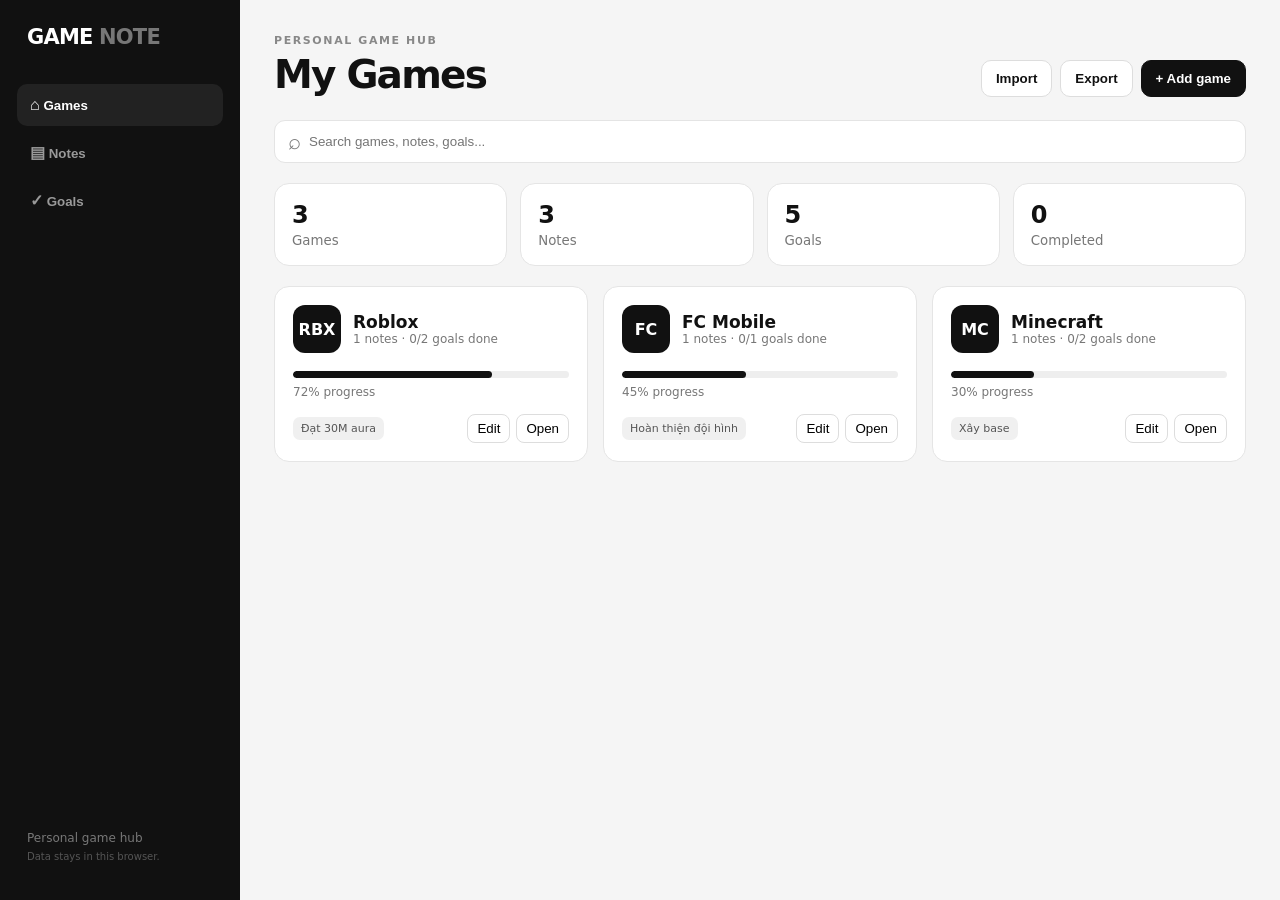
<file: index.html>
<!doctype html>
<html lang="vi">
<head>
<meta charset="utf-8"><meta name="viewport" content="width=device-width,initial-scale=1">
<title>Game Note</title><link rel="stylesheet" href="style.css">
</head>
<body>
<div class="layout">
<aside class="sidebar">
  <div class="brand">GAME <span>NOTE</span></div>
  <nav>
    <button class="nav active" data-view="games">⌂ <span>Games</span></button>
    <button class="nav" data-view="notes">▤ <span>Notes</span></button>
    <button class="nav" data-view="goals">✓ <span>Goals</span></button>
  </nav>
  <div class="side-bottom">Personal game hub<br><small>Data stays in this browser.</small></div>
</aside>
<main>
<header>
  <div><div class="eyebrow">PERSONAL GAME HUB</div><h1 id="title">My Games</h1></div>
  <div class="header-actions"><button class="ghost" id="importBtn">Import</button><button class="ghost" id="exportBtn">Export</button><button class="primary" id="addGameBtn">+ Add game</button><input type="file" id="fileInput" accept=".json" hidden></div>
</header>
<div class="search"><span>⌕</span><input id="search" placeholder="Search games, notes, goals..."></div>
<section id="content"></section>
</main>
</div>

<div class="modal" id="modal"><div class="modal-card">
  <button class="close" id="closeModal">×</button><h2 id="modalTitle">Add game</h2>
  <label>Game name<input id="gameName" placeholder="Roblox"></label>
  <label>Short tag<input id="gameTag" maxlength="4" placeholder="RBX"></label>
  <div class="modal-actions"><button class="ghost" id="cancelBtn">Cancel</button><button class="primary" id="saveGameBtn">Save</button></div>
</div></div>

<div class="toast" id="toast"></div>
<script src="script.js"></script>
</body></html>
</file>
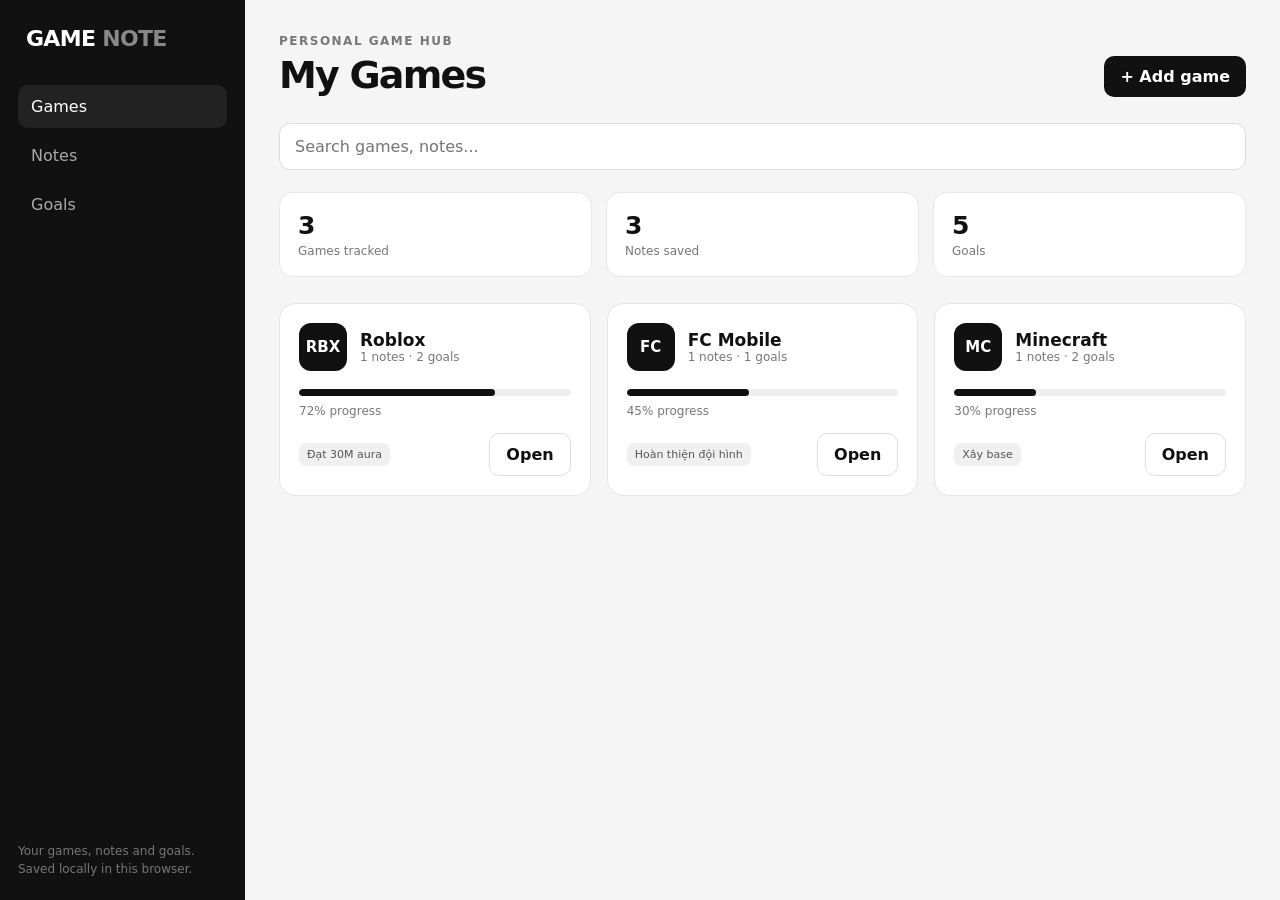
<file: index(1).html>
<!doctype html>
<html lang="vi">
<head>
<meta charset="utf-8">
<meta name="viewport" content="width=device-width,initial-scale=1">
<title>Game Note</title>
<style>
*{box-sizing:border-box}body{margin:0;font-family:Inter,system-ui,-apple-system,Segoe UI,sans-serif;background:#f5f5f5;color:#111}
button,input,textarea{font:inherit}button{cursor:pointer}
.app{min-height:100vh;display:flex}.side{width:245px;background:#111;color:#fff;padding:24px 18px;position:fixed;inset:0 auto 0 0}
.logo{font-size:22px;font-weight:800;letter-spacing:-.7px;margin:2px 8px 34px}.logo span{color:#888}
.nav{display:grid;gap:6px}.nav button{border:0;background:transparent;color:#aaa;text-align:left;padding:12px 13px;border-radius:10px}.nav button.active,.nav button:hover{background:#222;color:#fff}
.side-bottom{position:absolute;bottom:22px;left:18px;right:18px;color:#777;font-size:12px;line-height:1.5}
.main{margin-left:245px;width:calc(100% - 245px);padding:34px;max-width:1300px}
.top{display:flex;align-items:end;justify-content:space-between;gap:20px;margin-bottom:26px}.eyebrow{font-size:12px;color:#777;text-transform:uppercase;letter-spacing:1.5px;font-weight:700}.title{font-size:38px;letter-spacing:-1.8px;margin:5px 0 0;font-weight:800}
.btn{border:0;background:#111;color:#fff;padding:11px 16px;border-radius:10px;font-weight:700}.btn:hover{background:#292929}.btn.light{background:#fff;color:#111;border:1px solid #ddd}
.search{display:flex;margin-bottom:22px}.search input{width:100%;border:1px solid #ddd;background:#fff;border-radius:11px;padding:13px 15px;outline:0}.search input:focus{border-color:#999}
.stats{display:grid;grid-template-columns:repeat(3,1fr);gap:14px;margin-bottom:26px}.stat{background:#fff;border:1px solid #e7e7e7;border-radius:14px;padding:18px}.stat b{font-size:25px}.stat span{display:block;color:#777;font-size:12px;margin-top:4px}
.grid{display:grid;grid-template-columns:repeat(3,minmax(0,1fr));gap:16px}.card{background:#fff;border:1px solid #e5e5e5;border-radius:16px;padding:19px;transition:.15s}.card:hover{transform:translateY(-2px);box-shadow:0 10px 30px #0000000c}.game-head{display:flex;align-items:center;gap:13px}.icon{width:48px;height:48px;border-radius:12px;background:#111;color:#fff;display:grid;place-items:center;font-weight:800;font-size:15px}.game-name{font-weight:800;font-size:17px}.muted{color:#777;font-size:12px}.progress{height:7px;background:#eee;border-radius:20px;overflow:hidden;margin:18px 0 8px}.bar{height:100%;background:#111;border-radius:20px}.card-foot{display:flex;justify-content:space-between;align-items:center;margin-top:15px}.tag{background:#f0f0f0;padding:5px 8px;border-radius:7px;font-size:11px;color:#555}
.empty{padding:50px 20px;text-align:center;color:#777;background:#fff;border:1px dashed #d7d7d7;border-radius:16px;grid-column:1/-1}
.modal{position:fixed;inset:0;background:#0008;display:none;place-items:center;padding:20px}.modal.show{display:grid}.box{background:#fff;width:min(500px,100%);border-radius:17px;padding:23px}.box h2{margin:0 0 18px}.field{margin:12px 0}.field label{display:block;font-size:12px;font-weight:700;margin-bottom:6px}.field input,.field textarea{width:100%;border:1px solid #ddd;border-radius:9px;padding:11px;outline:0}.actions{display:flex;justify-content:flex-end;gap:8px;margin-top:18px}
.note-list{display:grid;gap:12px;margin-top:15px}.note{background:#fff;border:1px solid #e5e5e5;border-radius:13px;padding:16px}.note b{display:block;margin-bottom:6px}.check{display:flex;gap:9px;align-items:center}.check input{accent-color:#111}
@media(max-width:850px){.side{width:70px;padding:20px 10px}.logo{font-size:0;text-align:center}.logo:after{content:"GN";font-size:18px}.nav button{font-size:0;text-align:center}.nav button:before{content:"•";font-size:20px}.side-bottom{display:none}.main{margin-left:70px;width:calc(100% - 70px);padding:22px}.grid{grid-template-columns:repeat(2,1fr)}.stats{grid-template-columns:1fr 1fr}.title{font-size:31px}}
@media(max-width:560px){.main{padding:17px}.grid,.stats{grid-template-columns:1fr}.top{align-items:start}.title{font-size:28px}}
</style>
</head>
<body>
<div class="app">
<aside class="side">
<div class="logo">GAME <span>NOTE</span></div>
<div class="nav">
<button class="active" onclick="showView('games',this)">Games</button>
<button onclick="showView('notes',this)">Notes</button>
<button onclick="showView('goals',this)">Goals</button>
</div>
<div class="side-bottom">Your games, notes and goals.<br>Saved locally in this browser.</div>
</aside>
<main class="main">
<div class="top"><div><div class="eyebrow">Personal game hub</div><div class="title" id="pageTitle">My Games</div></div><button class="btn" onclick="openGame()">+ Add game</button></div>
<div class="search"><input id="search" placeholder="Search games, notes..." oninput="render()"></div>
<div id="content"></div>
</main>
</div>
<div class="modal" id="gameModal"><div class="box">
<h2>Add a game</h2>
<div class="field"><label>GAME NAME</label><input id="gName" placeholder="Roblox"></div>
<div class="field"><label>SHORT TAG</label><input id="gTag" placeholder="RBX" maxlength="3"></div>
<div class="actions"><button class="btn light" onclick="closeModal()">Cancel</button><button class="btn" onclick="addGame()">Create</button></div>
</div></div>
<script>
const seed=[
{id:1,name:"Roblox",tag:"RBX",notes:[{t:"Sol's RNG",b:"Farm aura và theo dõi mốc thời gian."}],goals:["Đạt 30M aura","180,000 phút chơi"],progress:72},
{id:2,name:"FC Mobile",tag:"FC",notes:[{t:"Đội hình",b:"Ghi lại cầu thủ và chiến thuật."}],goals:["Hoàn thiện đội hình"],progress:45},
{id:3,name:"Minecraft",tag:"MC",notes:[{t:"Survival",b:"Ý tưởng base và các vật liệu cần farm."}],goals:["Xây base","Tìm Nether Fortress"],progress:30}];
let games=JSON.parse(localStorage.getItem("gameNoteData")||"null")||seed,view="games";
const save=()=>localStorage.setItem("gameNoteData",JSON.stringify(games));
function showView(v,el){view=v;document.querySelectorAll(".nav button").forEach(x=>x.classList.remove("active"));el.classList.add("active");document.getElementById("pageTitle").textContent=v==="games"?"My Games":v==="notes"?"All Notes":"Goals";render()}
function render(){let q=document.getElementById("search").value.toLowerCase(),list=games.filter(g=>(g.name+" "+g.tag+" "+g.notes.map(n=>n.t).join(" ")).toLowerCase().includes(q));if(view==="games")renderGames(list);else if(view==="notes")renderNotes(list);else renderGoals(list)}
function renderGames(list){let n=games.reduce((a,g)=>a+g.notes.length,0),goals=games.reduce((a,g)=>a+g.goals.length,0);document.getElementById("content").innerHTML=`<div class="stats"><div class="stat"><b>${games.length}</b><span>Games tracked</span></div><div class="stat"><b>${n}</b><span>Notes saved</span></div><div class="stat"><b>${goals}</b><span>Goals</span></div></div><div class="grid">${list.length?list.map(card).join(""):'<div class="empty">No games found.</div>'}</div>`}
function card(g){return `<div class="card"><div class="game-head"><div class="icon">${esc(g.tag)}</div><div><div class="game-name">${esc(g.name)}</div><div class="muted">${g.notes.length} notes · ${g.goals.length} goals</div></div></div><div class="progress"><div class="bar" style="width:${g.progress}%"></div></div><div class="muted">${g.progress}% progress</div><div class="card-foot"><span class="tag">${g.goals[0]?esc(g.goals[0]):"No goal yet"}</span><button class="btn light" onclick="viewGame(${g.id})">Open</button></div></div>`}
function viewGame(id){let g=games.find(x=>x.id===id);document.getElementById("pageTitle").textContent=g.name;document.getElementById("content").innerHTML=`<div class="stats"><div class="stat"><b>${g.progress}%</b><span>Progress</span></div><div class="stat"><b>${g.notes.length}</b><span>Notes</span></div><div class="stat"><b>${g.goals.length}</b><span>Goals</span></div></div><div class="card"><div class="game-head"><div class="icon">${esc(g.tag)}</div><div><div class="game-name">${esc(g.name)}</div><div class="muted">Game workspace</div></div></div><div class="progress"><div class="bar" style="width:${g.progress}%"></div></div><div class="field"><label>PROGRESS</label><input type="range" min="0" max="100" value="${g.progress}" oninput="setProgress(${g.id},this.value)"></div><h3>Goals</h3><div class="note-list">${g.goals.map(x=>`<div class="note"><label class="check"><input type="checkbox"> <span>${esc(x)}</span></label></div>`).join("")||'<div class="muted">No goals yet.</div>'}</div><h3>Notes</h3><div class="note-list">${g.notes.map(n=>`<div class="note"><b>${esc(n.t)}</b><span class="muted">${esc(n.b)}</span></div>`).join("")||'<div class="muted">No notes yet.</div>'}</div></div>`}
function setProgress(id,v){let g=games.find(x=>x.id===id);g.progress=+v;save();viewGame(id)}
function renderNotes(list){let notes=[];list.forEach(g=>g.notes.forEach(n=>notes.push({...n,game:g.name})));document.getElementById("content").innerHTML=`<div class="note-list">${notes.length?notes.map(n=>`<div class="note"><b>${esc(n.t)}</b><div class="muted">${esc(n.game)}</div><p>${esc(n.b)}</p></div>`).join(""):'<div class="empty">No notes yet.</div>'}</div>`}
function renderGoals(list){let goals=[];list.forEach(g=>g.goals.forEach(x=>goals.push({x,game:g.name})));document.getElementById("content").innerHTML=`<div class="note-list">${goals.length?goals.map(n=>`<div class="note"><label class="check"><input type="checkbox"> <span>${esc(n.x)}</span></label><div class="muted">${esc(n.game)}</div></div>`).join(""):'<div class="empty">No goals yet.</div>'}</div>`}
function openGame(){document.getElementById("gameModal").classList.add("show");document.getElementById("gName").focus()}
function closeModal(){document.getElementById("gameModal").classList.remove("show")}
function addGame(){let name=document.getElementById("gName").value.trim(),tag=(document.getElementById("gTag").value.trim()||name.slice(0,3)).toUpperCase();if(!name)return;games.push({id:Date.now(),name,tag,notes:[],goals:[],progress:0});save();closeModal();document.getElementById("gName").value="";document.getElementById("gTag").value="";render()}
function esc(s){return String(s).replace(/[&<>"']/g,c=>({"&":"&amp;","<":"&lt;",">":"&gt;",'"':"&quot;","'":"&#039;"}[c]))}
render();
</script>
</body>
</html>
</file>
<file: style.css>
*{box-sizing:border-box}body{margin:0;background:#f5f5f5;color:#111;font-family:Inter,ui-sans-serif,system-ui,-apple-system,Segoe UI,sans-serif}.layout{min-height:100vh}.sidebar{position:fixed;inset:0 auto 0 0;width:240px;background:#111;color:#fff;padding:25px 17px;display:flex;flex-direction:column}.brand{font-size:21px;font-weight:850;letter-spacing:-.8px;padding:0 10px 35px}.brand span{color:#777}.sidebar nav{display:grid;gap:5px}.nav{border:0;background:transparent;color:#999;padding:12px 13px;border-radius:10px;text-align:left;font-weight:650}.nav:hover,.nav.active{background:#222;color:#fff}.nav:first-letter{font-size:16px}.side-bottom{margin-top:auto;color:#777;font-size:12px;line-height:1.5;padding:10px}.side-bottom small{color:#555}main{margin-left:240px;padding:34px;max-width:1320px}header{display:flex;justify-content:space-between;align-items:flex-end;gap:20px;margin-bottom:23px}.eyebrow{font-size:11px;color:#888;font-weight:800;letter-spacing:1.6px}h1{font-size:39px;letter-spacing:-1.8px;margin:5px 0 0}.header-actions{display:flex;gap:8px}.primary,.ghost{border-radius:10px;padding:10px 14px;font-weight:750;cursor:pointer}.primary{border:1px solid #111;background:#111;color:#fff}.primary:hover{background:#2b2b2b}.ghost{border:1px solid #ddd;background:#fff;color:#111}.ghost:hover{border-color:#aaa}.search{display:flex;align-items:center;gap:8px;background:#fff;border:1px solid #e4e4e4;border-radius:11px;padding:0 13px;margin-bottom:20px}.search span{font-size:22px;color:#777}.search input{border:0;outline:0;width:100%;padding:13px 0;background:transparent}.stats{display:grid;grid-template-columns:repeat(4,1fr);gap:13px;margin-bottom:20px}.stat,.card,.note{background:#fff;border:1px solid #e5e5e5;border-radius:15px}.stat{padding:17px}.stat b{font-size:24px}.stat small{display:block;color:#777;margin-top:4px}.grid{display:grid;grid-template-columns:repeat(3,1fr);gap:15px}.card{padding:18px;transition:.15s}.card:hover{transform:translateY(-2px);box-shadow:0 10px 30px #0000000c}.game-head{display:flex;align-items:center;gap:12px}.icon{width:48px;height:48px;background:#111;color:#fff;border-radius:12px;display:grid;place-items:center;font-weight:850}.game-name{font-size:17px;font-weight:800}.muted{font-size:12px;color:#777}.progress{height:7px;background:#eee;border-radius:20px;overflow:hidden;margin:18px 0 7px}.bar{height:100%;background:#111;border-radius:20px}.card-foot{display:flex;justify-content:space-between;align-items:center;margin-top:15px}.tag{font-size:11px;background:#f0f0f0;color:#555;padding:5px 8px;border-radius:7px}.card-actions{display:flex;gap:6px}.mini{border:1px solid #ddd;background:#fff;border-radius:8px;padding:6px 9px;cursor:pointer}.mini:hover{background:#f3f3f3}.section-head{display:flex;justify-content:space-between;align-items:center;margin:10px 0}.section-head h2{font-size:18px}.note-list{display:grid;gap:10px}.note{padding:16px}.note b{display:block;margin-bottom:6px}.note p{margin:8px 0 0;color:#555}.check{display:flex;gap:9px;align-items:center}.check input{accent-color:#111;width:16px;height:16px}.empty{text-align:center;padding:55px 20px;border:1px dashed #ccc;border-radius:15px;color:#777;background:#fff}.range{width:100%;accent-color:#111}.detail{background:#fff;border:1px solid #e5e5e5;border-radius:16px;padding:20px}.detail-top{display:flex;justify-content:space-between;align-items:center;gap:15px}.detail-actions{display:flex;gap:7px}.modal{position:fixed;inset:0;background:#0009;display:none;place-items:center;padding:18px;z-index:10}.modal.show{display:grid}.modal-card{position:relative;width:min(460px,100%);background:#fff;border-radius:17px;padding:24px}.close{position:absolute;right:14px;top:10px;border:0;background:none;font-size:25px;color:#777;cursor:pointer}.modal-card h2{margin:0 0 20px}.modal-card label{display:block;font-size:12px;font-weight:800;margin:12px 0}.modal-card input{display:block;width:100%;margin-top:6px;border:1px solid #ddd;border-radius:9px;padding:11px;outline:0}.modal-actions{display:flex;justify-content:flex-end;gap:8px;margin-top:20px}.toast{position:fixed;right:22px;bottom:22px;background:#111;color:#fff;padding:11px 15px;border-radius:10px;opacity:0;transform:translateY(10px);transition:.2s;pointer-events:none}.toast.show{opacity:1;transform:none}@media(max-width:900px){.sidebar{width:70px;padding:20px 9px}.brand{font-size:0;text-align:center}.brand:after{content:"GN";font-size:18px}.nav{font-size:0;text-align:center}.nav span{display:none}.side-bottom{display:none}main{margin-left:70px;padding:23px}.grid{grid-template-columns:repeat(2,1fr)}.stats{grid-template-columns:repeat(2,1fr)}}@media(max-width:600px){main{padding:16px}header{align-items:flex-start}.header-actions .ghost{display:none}h1{font-size:29px}.grid,.stats{grid-template-columns:1fr}.card-foot{align-items:flex-end}.header-actions{gap:0}}
</file>
